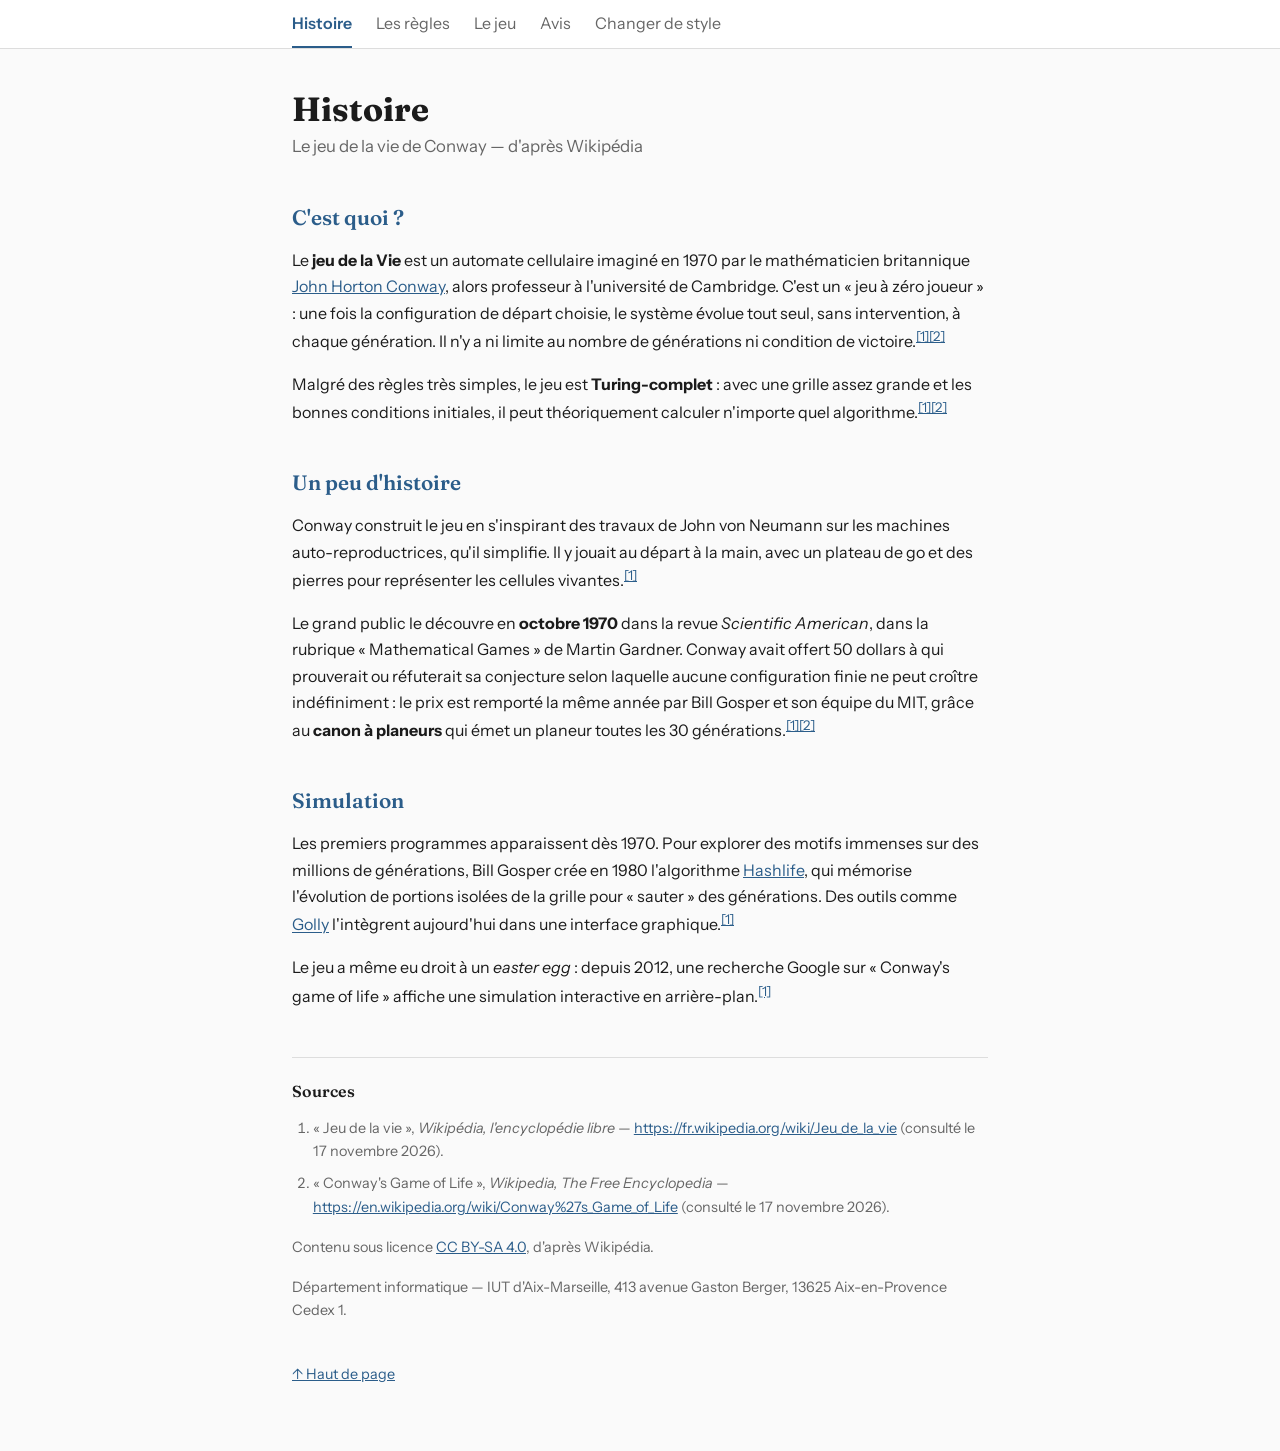
<file: index.html>
<!DOCTYPE html>
<html lang="fr">
<head>
  <meta charset="UTF-8">
  <meta name="viewport" content="width=device-width, initial-scale=1.0">
  <meta name="description" content="Histoire du jeu de la vie de Conway, d'après Wikipédia.">
  <title>Histoire — The Game of Life</title>
  <link rel="canonical" href="https://thegameoflife.alwaysdata.net/index.html">
  <meta property="og:title" content="Histoire — The Game of Life">
  <meta property="og:description" content="Histoire du jeu de la vie de Conway, d'après Wikipédia.">
  <meta property="og:type" content="website">
  <meta property="og:url" content="https://thegameoflife.alwaysdata.net/index.html">
  <meta property="og:image" content="https://thegameoflife.alwaysdata.net/assets/og-image.png">
  <meta name="twitter:card" content="summary_large_image">
  <meta name="twitter:title" content="Histoire — The Game of Life">
  <meta name="twitter:description" content="Histoire du jeu de la vie de Conway, d'après Wikipédia.">
  <meta name="twitter:image" content="https://thegameoflife.alwaysdata.net/assets/og-image.png">
  <script type="application/ld+json">
  {
    "@context": "https://schema.org",
    "@type": "CollegeOrUniversity",
    "name": "Département informatique — IUT d'Aix-Marseille",
    "address": {
      "@type": "PostalAddress",
      "streetAddress": "413 avenue Gaston Berger",
      "postalCode": "13625",
      "addressLocality": "Aix-en-Provence",
      "addressCountry": "FR"
    },
    "url": "https://iut.univ-amu.fr/"
  }
  </script>
  <link rel="preconnect" href="https://fonts.googleapis.com">
  <link rel="preconnect" href="https://fonts.gstatic.com" crossorigin>
  <link href="https://fonts.googleapis.com/css2?family=Fraunces:opsz,wght@9..144,400;9..144,600;9..144,700&amp;family=Instrument+Sans:wght@400;500;600;700&amp;display=swap" rel="stylesheet">
  <link rel="icon" href="assets/favicon.svg" type="image/svg+xml">
  <!-- Feuille de style minifiée (source commentée : css/styles.css) -->
  <link rel="stylesheet" href="css/styles.min.css">
  <script src="js/theme.js" defer></script>
  <script src="js/top.js" defer></script>
</head>
<body id="top">
  <a class="skip-link" href="#main">Aller au contenu</a>

  <!-- Navigation principale -->
  <nav aria-label="Navigation principale">
    <ul>
      <li><a href="index.html" aria-current="page">Histoire</a></li>
      <li><a href="rules.html">Les règles</a></li>
      <li><a href="game.html">Le jeu</a></li>
      <li><a href="feedback.html">Avis</a></li>
      <li><button id="theme-toggle" type="button" aria-pressed="false">Changer de style</button></li>
    </ul>
  </nav>

  <!-- Contenu principal : histoire du jeu de la vie -->
  <main id="main">
    <header>
      <h1>Histoire</h1>
      <p class="subtitle">Le jeu de la vie de Conway — d'après Wikipédia</p>
    </header>

    <section>
      <h2>C'est quoi ?</h2>
      <p>Le <strong>jeu de la Vie</strong> est un automate cellulaire imaginé en 1970 par le mathématicien britannique <a href="https://fr.wikipedia.org/wiki/John_Horton_Conway">John Horton Conway</a>, alors professeur à l'université de Cambridge. C'est un « jeu à zéro joueur » : une fois la configuration de départ choisie, le système évolue tout seul, sans intervention, à chaque génération. Il n'y a ni limite au nombre de générations ni condition de victoire.<sup><a href="#src-1">[1]</a></sup><sup><a href="#src-2">[2]</a></sup></p>
      <p>Malgré des règles très simples, le jeu est <strong>Turing-complet</strong> : avec une grille assez grande et les bonnes conditions initiales, il peut théoriquement calculer n'importe quel algorithme.<sup><a href="#src-1">[1]</a></sup><sup><a href="#src-2">[2]</a></sup></p>
    </section>

    <section>
      <h2>Un peu d'histoire</h2>
      <p>Conway construit le jeu en s'inspirant des travaux de John von Neumann sur les machines auto-reproductrices, qu'il simplifie. Il y jouait au départ à la main, avec un plateau de go et des pierres pour représenter les cellules vivantes.<sup><a href="#src-1">[1]</a></sup></p>
      <p>Le grand public le découvre en <strong>octobre 1970</strong> dans la revue <em>Scientific American</em>, dans la rubrique « Mathematical Games » de Martin Gardner. Conway avait offert 50 dollars à qui prouverait ou réfuterait sa conjecture selon laquelle aucune configuration finie ne peut croître indéfiniment : le prix est remporté la même année par Bill Gosper et son équipe du MIT, grâce au <strong>canon à planeurs</strong> qui émet un planeur toutes les 30 générations.<sup><a href="#src-1">[1]</a></sup><sup><a href="#src-2">[2]</a></sup></p>
    </section>

    <section>
      <h2>Simulation</h2>
      <p>Les premiers programmes apparaissent dès 1970. Pour explorer des motifs immenses sur des millions de générations, Bill Gosper crée en 1980 l'algorithme <a href="https://fr.wikipedia.org/wiki/Hashlife">Hashlife</a>, qui mémorise l'évolution de portions isolées de la grille pour « sauter » des générations. Des outils comme <a href="https://en.wikipedia.org/wiki/Golly_(program)" hreflang="en" lang="en">Golly</a> l'intègrent aujourd'hui dans une interface graphique.<sup><a href="#src-1">[1]</a></sup></p>
      <p>Le jeu a même eu droit à un <em>easter egg</em> : depuis 2012, une recherche Google sur « Conway's game of life » affiche une simulation interactive en arrière-plan.<sup><a href="#src-1">[1]</a></sup></p>
    </section>

    <!-- Sources et licence du contenu -->
    <footer>
      <h2>Sources</h2>
      <ol>
        <li id="src-1">« Jeu de la vie », <em>Wikipédia, l'encyclopédie libre</em> — <a href="https://fr.wikipedia.org/wiki/Jeu_de_la_vie">https://fr.wikipedia.org/wiki/Jeu_de_la_vie</a> (consulté le 17 novembre 2026).</li>
        <li id="src-2">« Conway's Game of Life », <em>Wikipedia, The Free Encyclopedia</em> — <a href="https://en.wikipedia.org/wiki/Conway%27s_Game_of_Life">https://en.wikipedia.org/wiki/Conway%27s_Game_of_Life</a> (consulté le 17 novembre 2026).</li>
      </ol>
      <p>Contenu sous licence <a href="https://creativecommons.org/licenses/by-sa/4.0/">CC BY-SA 4.0</a>, d'après Wikipédia.</p>
      <p>Département informatique — IUT d'Aix-Marseille, 413 avenue Gaston Berger, 13625 Aix-en-Provence Cedex 1.</p>
    </footer>

    <a id="back-to-top" href="#top">↑ Haut de page</a>
  </main>
</body>
</html>
</file>
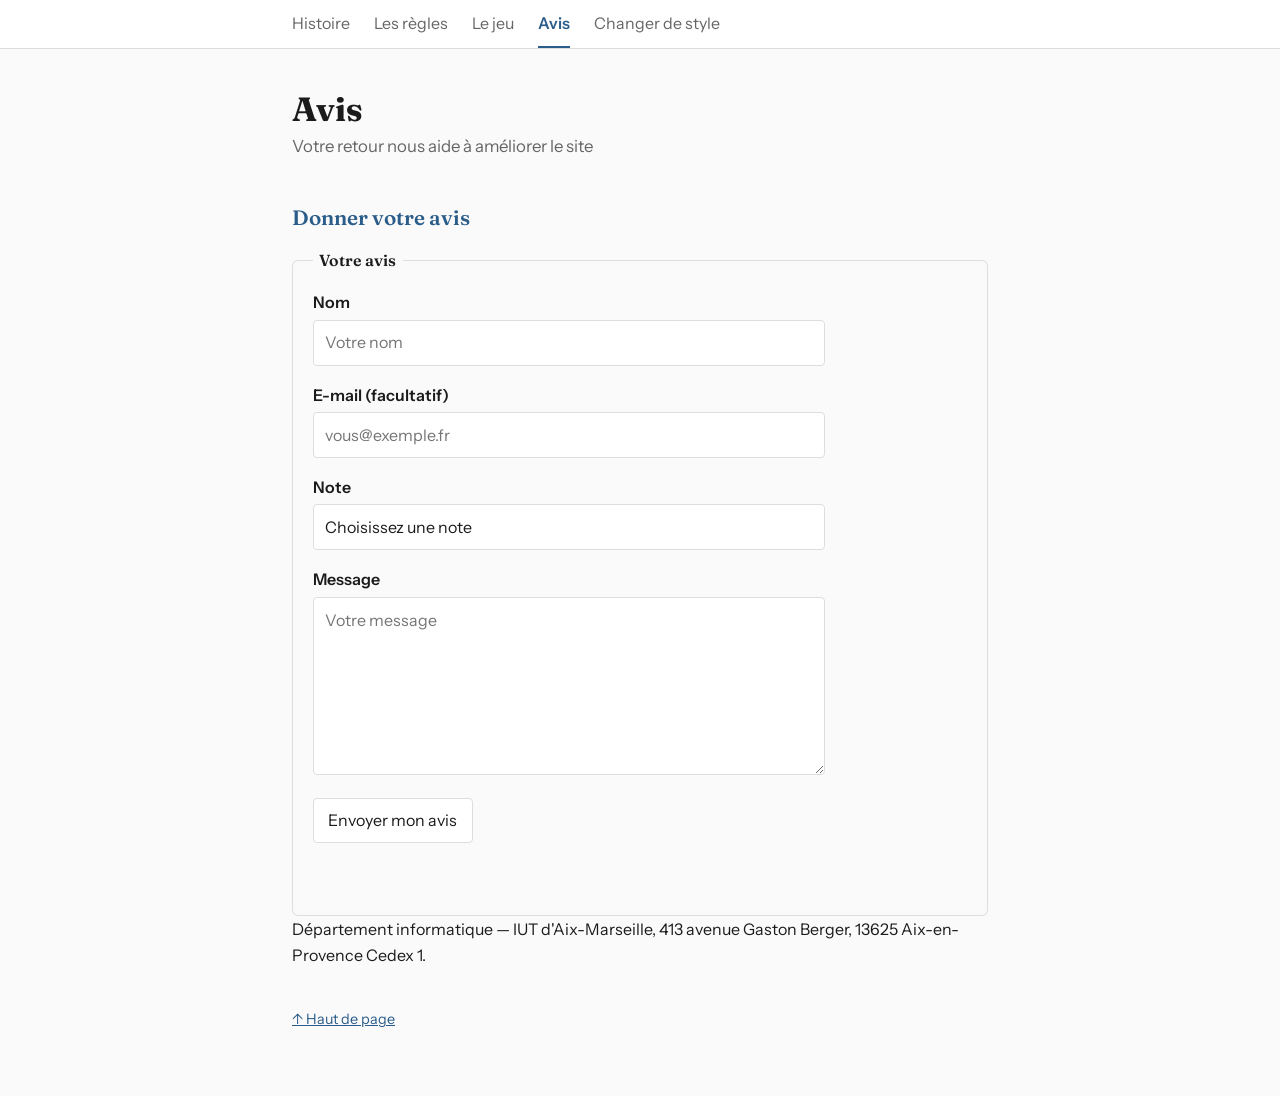
<file: feedback.html>
<!DOCTYPE html>
<html lang="fr">
<head>
  <meta charset="UTF-8">
  <meta name="viewport" content="width=device-width, initial-scale=1.0">
  <meta name="description" content="Donnez votre avis sur le site The Game of Life : votre message est envoyé par e-mail.">
  <title>Avis — The Game of Life</title>
  <link rel="canonical" href="https://thegameoflife.alwaysdata.net/feedback.html">
  <meta property="og:title" content="Avis — The Game of Life">
  <meta property="og:description" content="Donnez votre avis sur le site The Game of Life.">
  <meta property="og:type" content="website">
  <meta property="og:url" content="https://thegameoflife.alwaysdata.net/feedback.html">
  <meta property="og:image" content="https://thegameoflife.alwaysdata.net/assets/og-image.png">
  <meta name="twitter:card" content="summary_large_image">
  <meta name="twitter:title" content="Avis — The Game of Life">
  <meta name="twitter:description" content="Donnez votre avis sur le site The Game of Life.">
  <meta name="twitter:image" content="https://thegameoflife.alwaysdata.net/assets/og-image.png">
  <script type="application/ld+json">
  {
    "@context": "https://schema.org",
    "@type": "CollegeOrUniversity",
    "name": "Département informatique — IUT d'Aix-Marseille",
    "address": {
      "@type": "PostalAddress",
      "streetAddress": "413 avenue Gaston Berger",
      "postalCode": "13625",
      "addressLocality": "Aix-en-Provence",
      "addressCountry": "FR"
    },
    "url": "https://iut.univ-amu.fr/"
  }
  </script>
  <link rel="preconnect" href="https://fonts.googleapis.com">
  <link rel="preconnect" href="https://fonts.gstatic.com" crossorigin>
  <link href="https://fonts.googleapis.com/css2?family=Fraunces:opsz,wght@9..144,400;9..144,600;9..144,700&amp;family=Instrument+Sans:wght@400;500;600;700&amp;display=swap" rel="stylesheet">
  <link rel="icon" href="assets/favicon.svg" type="image/svg+xml">
  <!-- Feuille de style minifiée (source commentée : css/styles.css) -->
  <link rel="stylesheet" href="css/styles.min.css">
  <script src="js/theme.js" defer></script>
  <script src="js/top.js" defer></script>
  <script src="js/feedback.js" defer></script>
</head>
<body id="top">
  <a class="skip-link" href="#main">Aller au contenu</a>

  <!-- Navigation principale -->
  <nav aria-label="Navigation principale">
    <ul>
      <li><a href="index.html">Histoire</a></li>
      <li><a href="rules.html">Les règles</a></li>
      <li><a href="game.html">Le jeu</a></li>
      <li><a href="feedback.html" aria-current="page">Avis</a></li>
      <li><button id="theme-toggle" type="button" aria-pressed="false">Changer de style</button></li>
    </ul>
  </nav>

  <!-- Contenu principal : formulaire d'avis -->
  <main id="main">
    <header>
      <h1>Avis</h1>
      <p class="subtitle">Votre retour nous aide à améliorer le site</p>
    </header>

    <!-- Formulaire d'avis : envoi par e-mail (mailto:) via js/feedback.js -->
    <section>
      <h2>Donner votre avis</h2>
      <form id="feedback-form">
        <fieldset>
          <legend>Votre avis</legend>

          <p>
            <label for="feedback-name">Nom</label>
            <input id="feedback-name" name="name" type="text" required minlength="2" maxlength="40" pattern="[A-Za-zÀ-ÿ' ’\-]{2,40}" title="2 à 40 lettres, espaces, tirets ou apostrophes" placeholder="Votre nom" autocomplete="name">
          </p>

          <p>
            <label for="feedback-email">E-mail (facultatif)</label>
            <input type="email" id="feedback-email" name="email" autocomplete="email" placeholder="vous@exemple.fr">
          </p>

          <p>
            <label for="feedback-rating">Note</label>
            <select id="feedback-rating" name="rating" required>
              <option value="">Choisissez une note</option>
              <option value="1">1 — Perfectible</option>
              <option value="2">2 — Insuffisant</option>
              <option value="3">3 — Correct</option>
              <option value="4">4 — Bon</option>
              <option value="5">5 — Excellent</option>
            </select>
          </p>

          <p>
            <label for="feedback-message">Message</label>
            <textarea id="feedback-message" name="message" rows="6" required maxlength="1000" placeholder="Votre message"></textarea>
          </p>

          <p><button type="submit">Envoyer mon avis</button></p>
          <p id="form-status" role="status"></p>
        </fieldset>
      </form>
    </section>

    <!-- Pied de page : coordonnées de l'IUT -->
    <p>Département informatique — IUT d'Aix-Marseille, 413 avenue Gaston Berger, 13625 Aix-en-Provence Cedex 1.</p>

    <a id="back-to-top" href="#top">↑ Haut de page</a>
  </main>
</body>
</html>
</file>
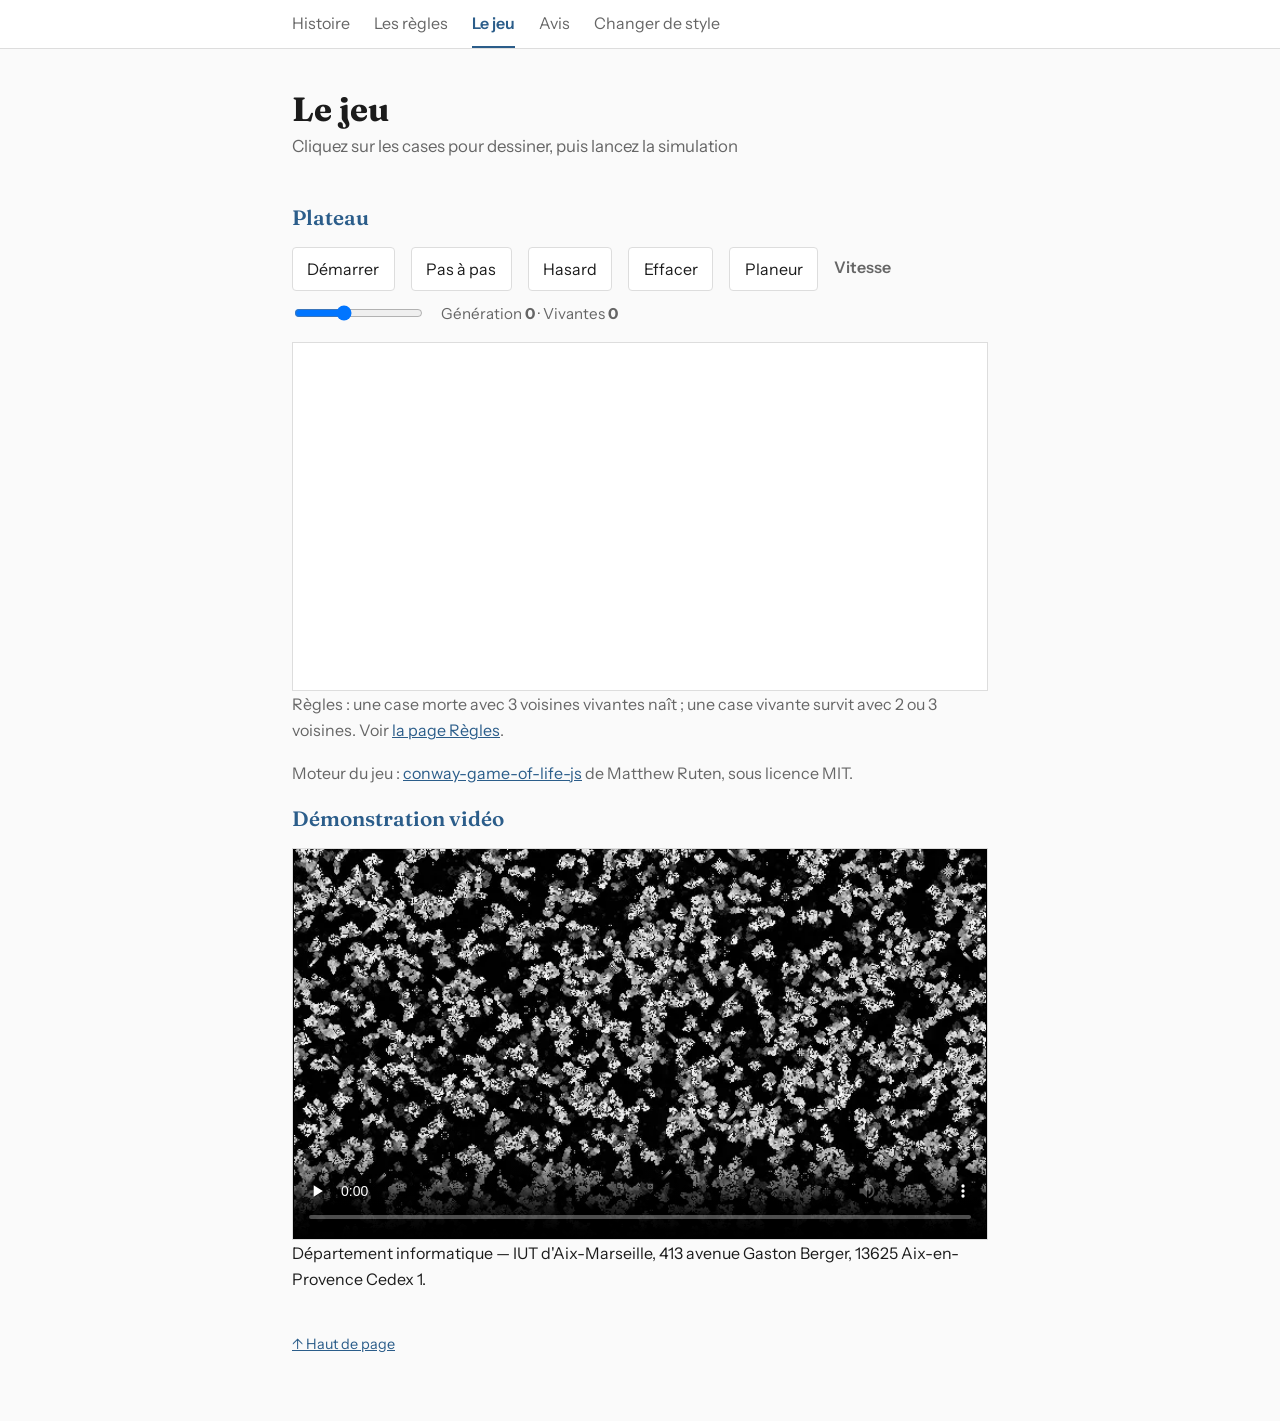
<file: game.html>
<!DOCTYPE html>
<html lang="fr">
<head>
  <meta charset="UTF-8">
  <meta name="viewport" content="width=device-width, initial-scale=1.0">
  <meta name="description" content="Plateau interactif du jeu de la vie de Conway : dessinez des cellules et lancez la simulation.">
  <title>Le jeu — The Game of Life</title>
  <link rel="canonical" href="https://thegameoflife.alwaysdata.net/game.html">
  <meta property="og:title" content="Le jeu — The Game of Life">
  <meta property="og:description" content="Plateau interactif du jeu de la vie de Conway.">
  <meta property="og:type" content="website">
  <meta property="og:url" content="https://thegameoflife.alwaysdata.net/game.html">
  <meta property="og:image" content="https://thegameoflife.alwaysdata.net/assets/og-image.png">
  <meta name="twitter:card" content="summary_large_image">
  <meta name="twitter:title" content="Le jeu — The Game of Life">
  <meta name="twitter:description" content="Plateau interactif du jeu de la vie de Conway.">
  <meta name="twitter:image" content="https://thegameoflife.alwaysdata.net/assets/og-image.png">
  <script type="application/ld+json">
  {
    "@context": "https://schema.org",
    "@type": "CollegeOrUniversity",
    "name": "Département informatique — IUT d'Aix-Marseille",
    "address": {
      "@type": "PostalAddress",
      "streetAddress": "413 avenue Gaston Berger",
      "postalCode": "13625",
      "addressLocality": "Aix-en-Provence",
      "addressCountry": "FR"
    },
    "url": "https://iut.univ-amu.fr/"
  }
  </script>
  <link rel="preconnect" href="https://fonts.googleapis.com">
  <link rel="preconnect" href="https://fonts.gstatic.com" crossorigin>
  <link href="https://fonts.googleapis.com/css2?family=Fraunces:opsz,wght@9..144,400;9..144,600;9..144,700&amp;family=Instrument+Sans:wght@400;500;600;700&amp;display=swap" rel="stylesheet">
  <link rel="icon" href="assets/favicon.svg" type="image/svg+xml">
  <!-- Feuille de style minifiée (source commentée : css/styles.css) -->
  <link rel="stylesheet" href="css/styles.min.css">
  <script src="js/game-engine.js" defer></script>
  <script src="js/game.js" defer></script>
  <script src="js/theme.js" defer></script>
  <script src="js/top.js" defer></script>
</head>
<body id="top">
  <a class="skip-link" href="#main">Aller au contenu</a>

  <!-- Navigation principale -->
  <nav aria-label="Navigation principale">
    <ul>
      <li><a href="index.html">Histoire</a></li>
      <li><a href="rules.html">Les règles</a></li>
      <li><a href="game.html" aria-current="page">Le jeu</a></li>
      <li><a href="feedback.html">Avis</a></li>
      <li><button id="theme-toggle" type="button" aria-pressed="false">Changer de style</button></li>
    </ul>
  </nav>

  <!-- Contenu principal : plateau interactif et démonstration -->
  <main id="main">
    <header>
      <h1>Le jeu</h1>
      <p class="subtitle">Cliquez sur les cases pour dessiner, puis lancez la simulation</p>
    </header>

    <!-- Plateau de jeu, contrôles et crédit du moteur -->
    <section>
      <h2>Plateau</h2>

      <div class="game-controls">
        <button id="start-game" type="button">Démarrer</button>
        <button id="next-step" type="button">Pas à pas</button>
        <button id="randomize" type="button">Hasard</button>
        <button id="clear-game" type="button">Effacer</button>
        <button id="pattern-glider" type="button">Planeur</button>
        <label for="speed" class="game-help">Vitesse</label>
        <input id="speed" type="range" min="1" max="20" value="8">
        <span class="game-stats">Génération <strong id="generation" aria-live="polite">0</strong> · Vivantes <strong id="alive-count" aria-live="polite">0</strong></span>
      </div>

      <div class="game-scroll">
        <canvas id="game-canvas" width="720" height="360" aria-label="Grille du jeu de la Vie" role="img"></canvas>
      </div>

      <p class="game-help">Règles : une case morte avec 3 voisines vivantes naît ; une case vivante survit avec 2 ou 3 voisines. Voir <a href="rules.html">la page Règles</a>.</p>

      <p class="game-help">Moteur du jeu : <a href="https://github.com/nomatteus/conway-game-of-life-js">conway-game-of-life-js</a> de Matthew Ruten, sous licence MIT.</p>

      <!-- Démonstration vidéo locale (MP4 + sous-titres WebVTT en français) -->
      <h2>Démonstration vidéo</h2>
      <video id="demo-video" controls preload="none" poster="assets/video/poster.webp">
        <source src="assets/video/demo.mp4" type="video/mp4">
        <track kind="subtitles" src="assets/video/demo.fr.vtt" srclang="fr" label="Français" default>
        Votre navigateur ne sait pas lire la vidéo : <a href="assets/video/demo.mp4">téléchargez la démonstration</a>.
      </video>
    </section>

    <!-- Pied de page : coordonnées de l'IUT -->
    <p>Département informatique — IUT d'Aix-Marseille, 413 avenue Gaston Berger, 13625 Aix-en-Provence Cedex 1.</p>

    <a id="back-to-top" href="#top">↑ Haut de page</a>
  </main>
</body>
</html>
</file>
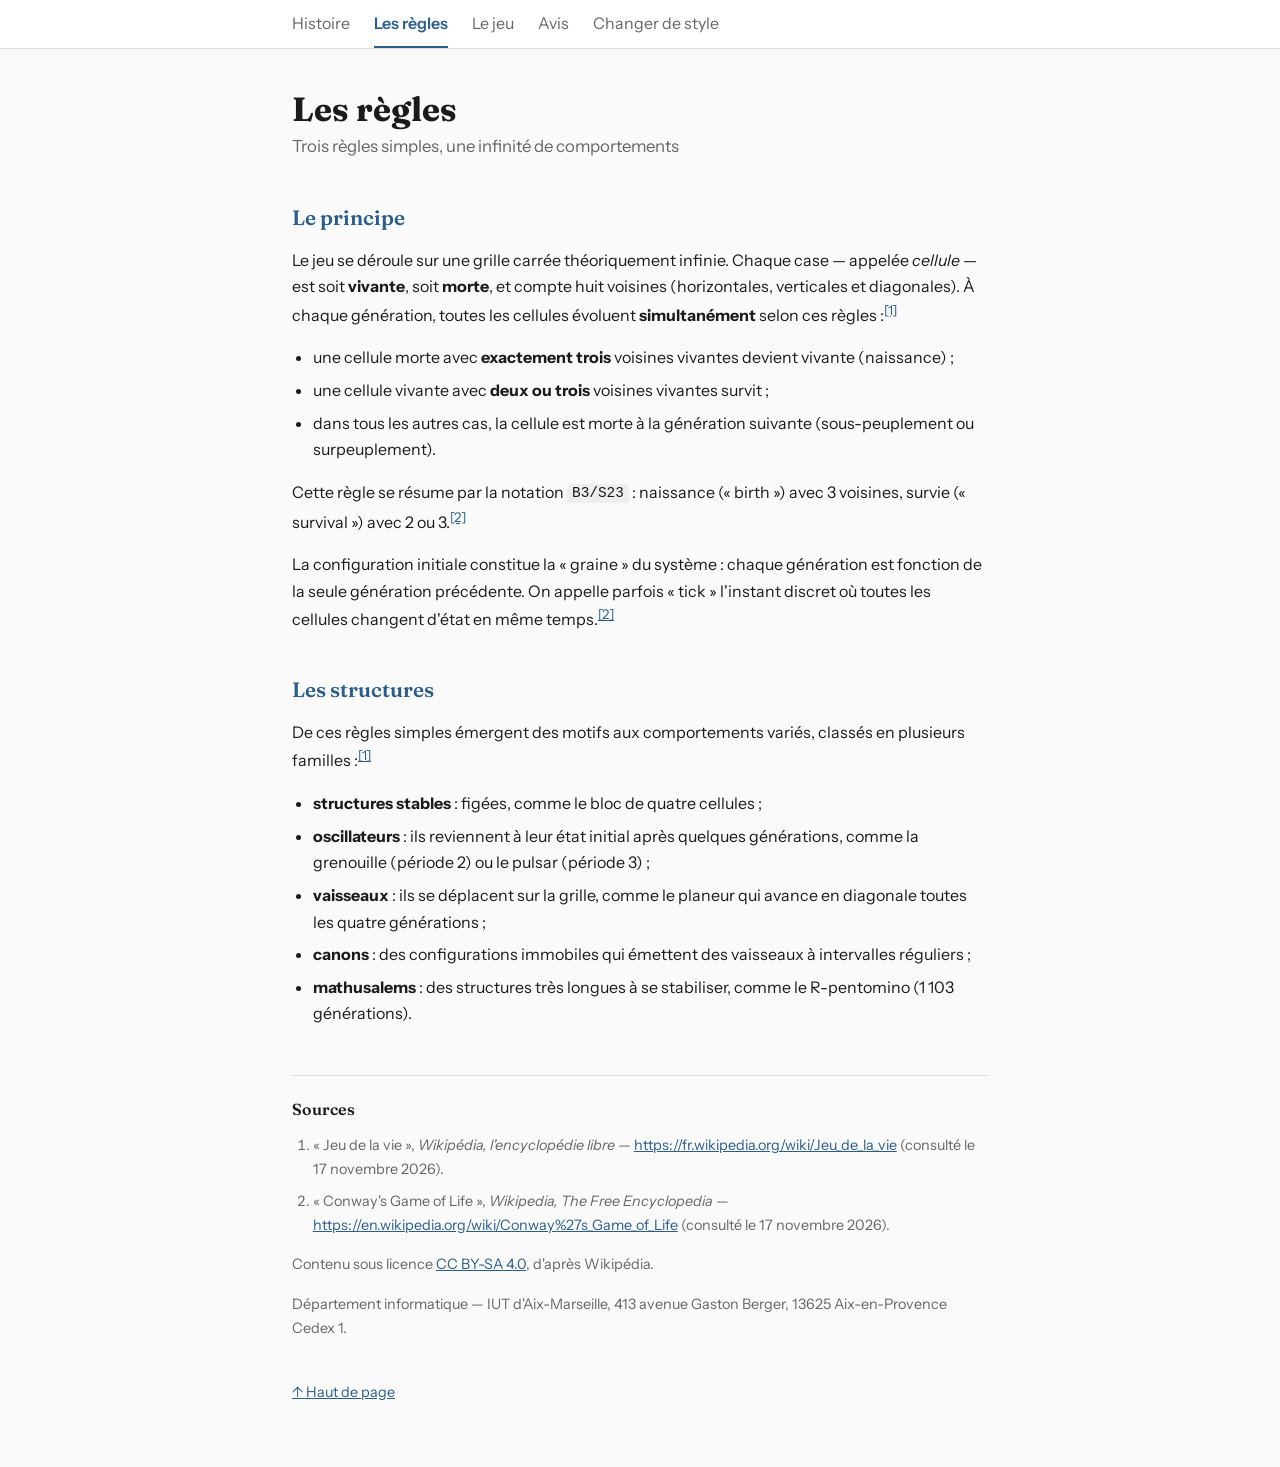
<file: rules.html>
<!DOCTYPE html>
<html lang="fr">
<head>
  <meta charset="UTF-8">
  <meta name="viewport" content="width=device-width, initial-scale=1.0">
  <meta name="description" content="Les règles du jeu de la vie de Conway et les principales familles de structures, d'après Wikipédia.">
  <title>Les règles — The Game of Life</title>
  <link rel="canonical" href="https://thegameoflife.alwaysdata.net/rules.html">
  <meta property="og:title" content="Les règles — The Game of Life">
  <meta property="og:description" content="Les règles du jeu de la vie de Conway et les principales familles de structures.">
  <meta property="og:type" content="website">
  <meta property="og:url" content="https://thegameoflife.alwaysdata.net/rules.html">
  <meta property="og:image" content="https://thegameoflife.alwaysdata.net/assets/og-image.png">
  <meta name="twitter:card" content="summary_large_image">
  <meta name="twitter:title" content="Les règles — The Game of Life">
  <meta name="twitter:description" content="Les règles du jeu de la vie de Conway et les principales familles de structures.">
  <meta name="twitter:image" content="https://thegameoflife.alwaysdata.net/assets/og-image.png">
  <script type="application/ld+json">
  {
    "@context": "https://schema.org",
    "@type": "CollegeOrUniversity",
    "name": "Département informatique — IUT d'Aix-Marseille",
    "address": {
      "@type": "PostalAddress",
      "streetAddress": "413 avenue Gaston Berger",
      "postalCode": "13625",
      "addressLocality": "Aix-en-Provence",
      "addressCountry": "FR"
    },
    "url": "https://iut.univ-amu.fr/"
  }
  </script>
  <link rel="preconnect" href="https://fonts.googleapis.com">
  <link rel="preconnect" href="https://fonts.gstatic.com" crossorigin>
  <link href="https://fonts.googleapis.com/css2?family=Fraunces:opsz,wght@9..144,400;9..144,600;9..144,700&amp;family=Instrument+Sans:wght@400;500;600;700&amp;display=swap" rel="stylesheet">
  <link rel="icon" href="assets/favicon.svg" type="image/svg+xml">
  <!-- Feuille de style minifiée (source commentée : css/styles.css) -->
  <link rel="stylesheet" href="css/styles.min.css">
  <script src="js/theme.js" defer></script>
  <script src="js/top.js" defer></script>
</head>
<body id="top">
  <a class="skip-link" href="#main">Aller au contenu</a>

  <!-- Navigation principale -->
  <nav aria-label="Navigation principale">
    <ul>
      <li><a href="index.html">Histoire</a></li>
      <li><a href="rules.html" aria-current="page">Les règles</a></li>
      <li><a href="game.html">Le jeu</a></li>
      <li><a href="feedback.html">Avis</a></li>
      <li><button id="theme-toggle" type="button" aria-pressed="false">Changer de style</button></li>
    </ul>
  </nav>

  <!-- Contenu principal : les règles du jeu et les familles de structures -->
  <main id="main">
    <header>
      <h1>Les règles</h1>
      <p class="subtitle">Trois règles simples, une infinité de comportements</p>
    </header>

    <section>
      <h2>Le principe</h2>
      <p>Le jeu se déroule sur une grille carrée théoriquement infinie. Chaque case — appelée <em>cellule</em> — est soit <strong>vivante</strong>, soit <strong>morte</strong>, et compte huit voisines (horizontales, verticales et diagonales). À chaque génération, toutes les cellules évoluent <strong>simultanément</strong> selon ces règles :<sup><a href="#src-1">[1]</a></sup></p>
      <ul class="list">
        <li>une cellule morte avec <strong>exactement trois</strong> voisines vivantes devient vivante (naissance) ;</li>
        <li>une cellule vivante avec <strong>deux ou trois</strong> voisines vivantes survit ;</li>
        <li>dans tous les autres cas, la cellule est morte à la génération suivante (sous-peuplement ou surpeuplement).</li>
      </ul>
      <p>Cette règle se résume par la notation <code>B3/S23</code> : naissance (« birth ») avec 3 voisines, survie (« survival ») avec 2 ou 3.<sup><a href="#src-2">[2]</a></sup></p>
      <p>La configuration initiale constitue la « graine » du système : chaque génération est fonction de la seule génération précédente. On appelle parfois « tick » l'instant discret où toutes les cellules changent d'état en même temps.<sup><a href="#src-2">[2]</a></sup></p>
    </section>

    <section>
      <h2>Les structures</h2>
      <p>De ces règles simples émergent des motifs aux comportements variés, classés en plusieurs familles :<sup><a href="#src-1">[1]</a></sup></p>
      <ul class="list">
        <li><strong>structures stables</strong> : figées, comme le bloc de quatre cellules ;</li>
        <li><strong>oscillateurs</strong> : ils reviennent à leur état initial après quelques générations, comme la grenouille (période 2) ou le pulsar (période 3) ;</li>
        <li><strong>vaisseaux</strong> : ils se déplacent sur la grille, comme le planeur qui avance en diagonale toutes les quatre générations ;</li>
        <li><strong>canons</strong> : des configurations immobiles qui émettent des vaisseaux à intervalles réguliers ;</li>
        <li><strong>mathusalems</strong> : des structures très longues à se stabiliser, comme le R-pentomino (1 103 générations).</li>
      </ul>
    </section>

    <!-- Sources et licence du contenu -->
    <footer>
      <h2>Sources</h2>
      <ol>
        <li id="src-1">« Jeu de la vie », <em>Wikipédia, l'encyclopédie libre</em> — <a href="https://fr.wikipedia.org/wiki/Jeu_de_la_vie">https://fr.wikipedia.org/wiki/Jeu_de_la_vie</a> (consulté le 17 novembre 2026).</li>
        <li id="src-2">« Conway's Game of Life », <em>Wikipedia, The Free Encyclopedia</em> — <a href="https://en.wikipedia.org/wiki/Conway%27s_Game_of_Life">https://en.wikipedia.org/wiki/Conway%27s_Game_of_Life</a> (consulté le 17 novembre 2026).</li>
      </ol>
      <p>Contenu sous licence <a href="https://creativecommons.org/licenses/by-sa/4.0/">CC BY-SA 4.0</a>, d'après Wikipédia.</p>
      <p>Département informatique — IUT d'Aix-Marseille, 413 avenue Gaston Berger, 13625 Aix-en-Provence Cedex 1.</p>
    </footer>

    <a id="back-to-top" href="#top">↑ Haut de page</a>
  </main>
</body>
</html>
</file>
<file: css/styles.min.css>
:root{--text:#1b1b1b;--muted:#666;--accent:#2b5d8a;--background:#fafafa;--border:#ddd}*{box-sizing:border-box}body{margin:0;background:var(--background);color:var(--text);font-family:"Instrument Sans",sans-serif;font-size:16px;line-height:1.65}.skip-link{position:absolute;left:-9999px;top:0}.skip-link:focus{position:fixed;left:1rem;top:.5rem;z-index:100;padding:.5rem 1rem;background:#fff;border:2px solid var(--accent);border-radius:4px}:focus-visible{outline:2px solid var(--accent);outline-offset:3px}main{max-width:46rem;margin:0 auto;padding:2.5rem 1.25rem 4rem}header{margin-bottom:2rem}h1{margin:0 0 .25rem;font-family:"Fraunces",serif;font-size:2.1rem;font-weight:700;line-height:1.2}.subtitle{margin:0;color:var(--muted);font-size:1.05rem}nav{position:sticky;top:0;z-index:10;background:#fff;border-bottom:1px solid var(--border)}nav ul{max-width:46rem;margin:0 auto;padding:0 1.25rem;display:flex;flex-wrap:wrap;gap:1.5rem;list-style:none}nav a,nav button{display:inline-flex;align-items:center;min-height:44px;padding:.6rem 0;color:var(--muted);text-decoration:none;border:0;border-bottom:2px solid transparent;background:transparent;font:inherit;cursor:pointer}nav a:hover,nav button:hover{color:var(--accent)}nav a[aria-current="page"]{color:var(--accent);font-weight:600;border-bottom-color:var(--accent)}section{margin-top:2.5rem}h2{margin:0 0 .75rem;font-family:"Fraunces",serif;font-size:1.3rem;font-weight:600;color:var(--accent)}p{margin:0 0 1rem}ul.list{margin:0 0 1rem;padding-left:1.3rem}ul.list li{margin-bottom:.4rem}a{color:var(--accent)}code{background:#eee;padding:.1em .35em;border-radius:3px;font-size:.9em}.callout{margin:1.5rem 0;padding:1.25rem;border:1px dashed var(--accent);border-radius:6px;background:#f0f3f6}footer{margin-top:3rem;padding-top:1.25rem;border-top:1px solid var(--border);font-size:.9rem;color:var(--muted)}footer h2{font-size:1rem;color:var(--text)}footer ol{margin:0 0 1rem;padding-left:1.3rem}footer li{margin-bottom:.5rem}.game-controls{display:flex;flex-wrap:wrap;align-items:center;gap:.6rem 1rem;margin-bottom:1rem}.game-help{color:var(--muted)}.game-stats{font-size:.95rem;color:var(--muted)}.game-scroll{overflow-x:auto}#game-canvas{display:block;border:1px solid var(--border);background:#fff;cursor:crosshair;max-width:100%;height:auto}#demo-video{display:block;width:100%;max-width:46rem;aspect-ratio:16 / 9;border:1px solid var(--border);background:#000}#back-to-top{display:inline-block;margin-top:1.5rem;font-size:.9rem}button,input,select,textarea{font:inherit}button{-webkit-appearance:none;-moz-appearance:none;min-height:44px;padding:.5rem .9rem;border:1px solid var(--border);border-radius:4px;background:#fff;color:var(--text);cursor:pointer}button:hover{border-color:var(--accent);color:var(--accent)}fieldset{margin:0;padding:1rem 1.25rem;border:1px solid var(--border);border-radius:6px}legend{padding:0 .4rem;font-family:"Fraunces",serif;font-weight:600}label{display:block;margin-bottom:.25rem;font-weight:600}input[type="text"],input[type="email"],select,textarea{-webkit-appearance:none;-moz-appearance:none;width:100%;max-width:32rem;padding:.55rem .7rem;border:1px solid var(--border);border-radius:4px;background:#fff;color:var(--text)}textarea{resize:vertical}#form-status{min-height:1.5rem;color:var(--accent)}@media (max-width:640px){main{padding:1.5rem 1rem 3rem}h1{font-size:1.75rem}nav ul{gap:.75rem 1rem;padding:0 1rem}nav a,nav button{font-size:.95rem}.game-controls{gap:.5rem}}@media (min-width:641px) and (max-width:1024px){main{max-width:42rem}}
</file>
